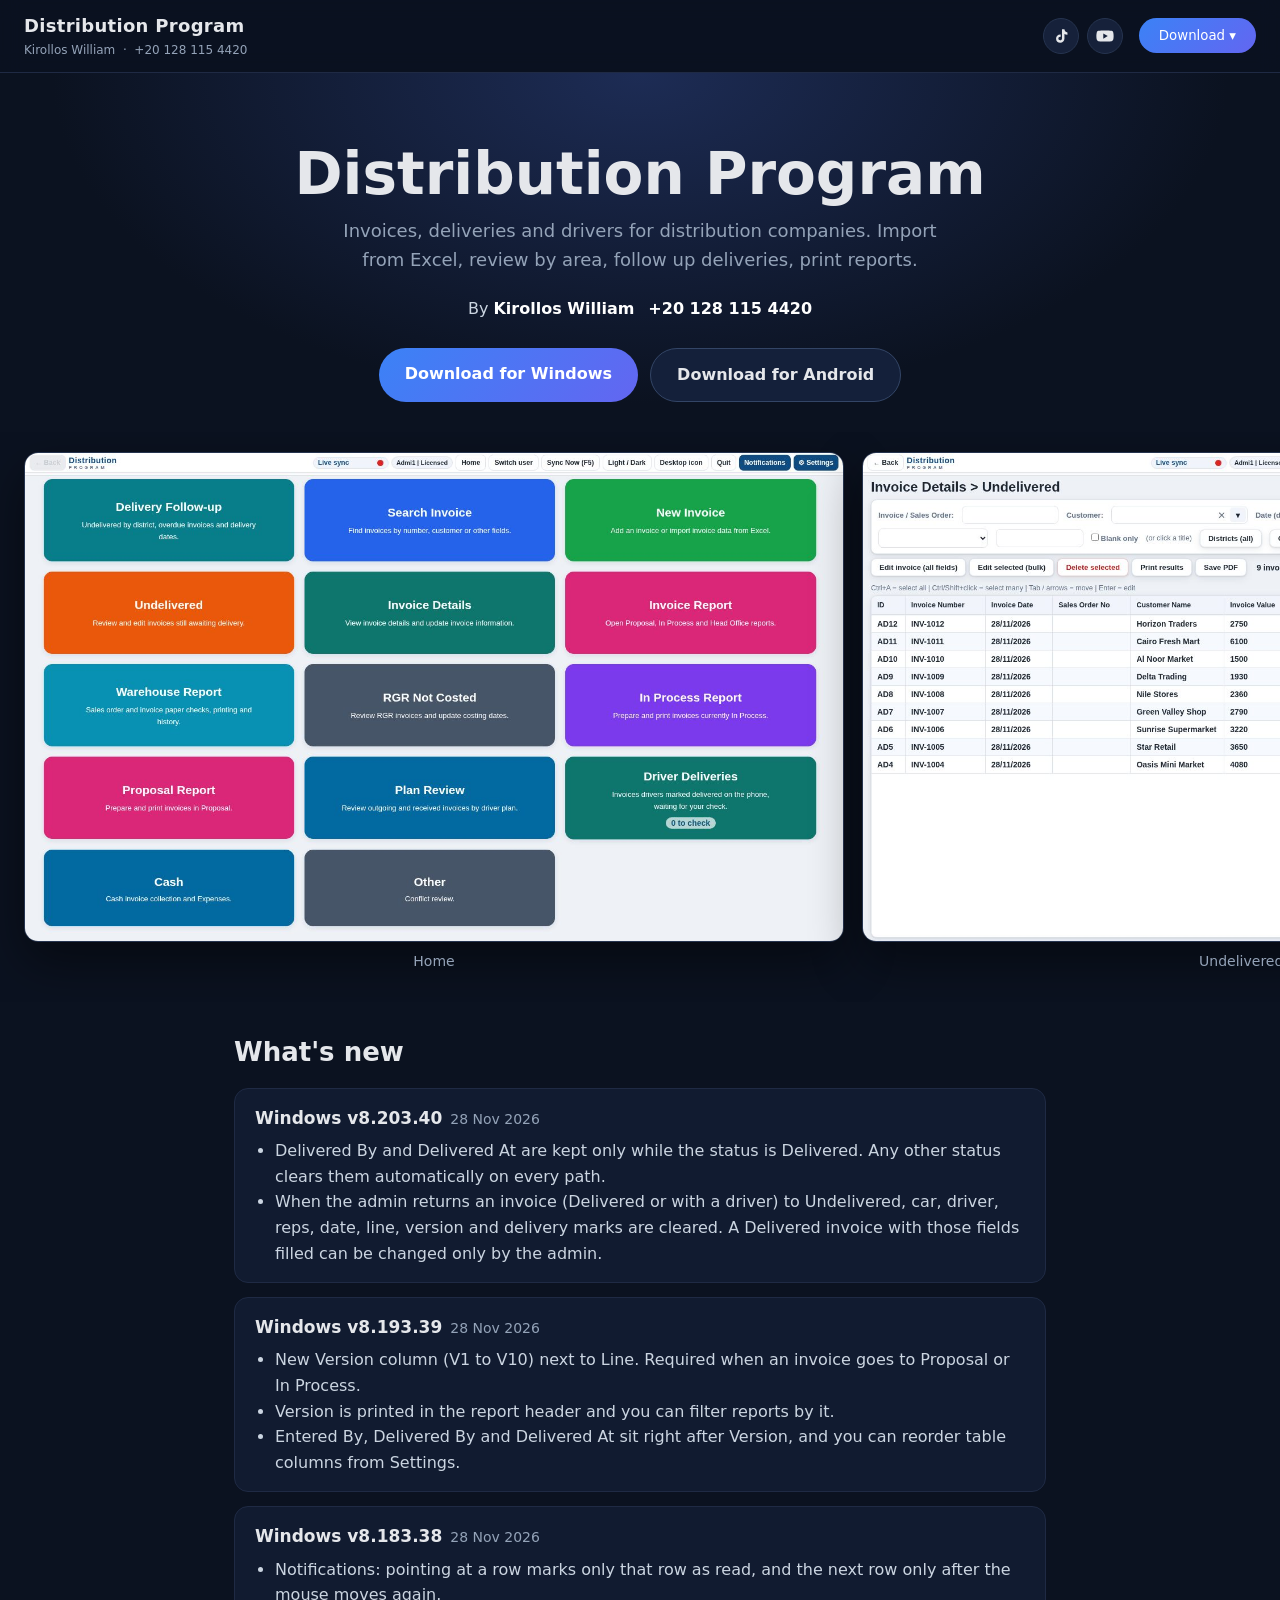
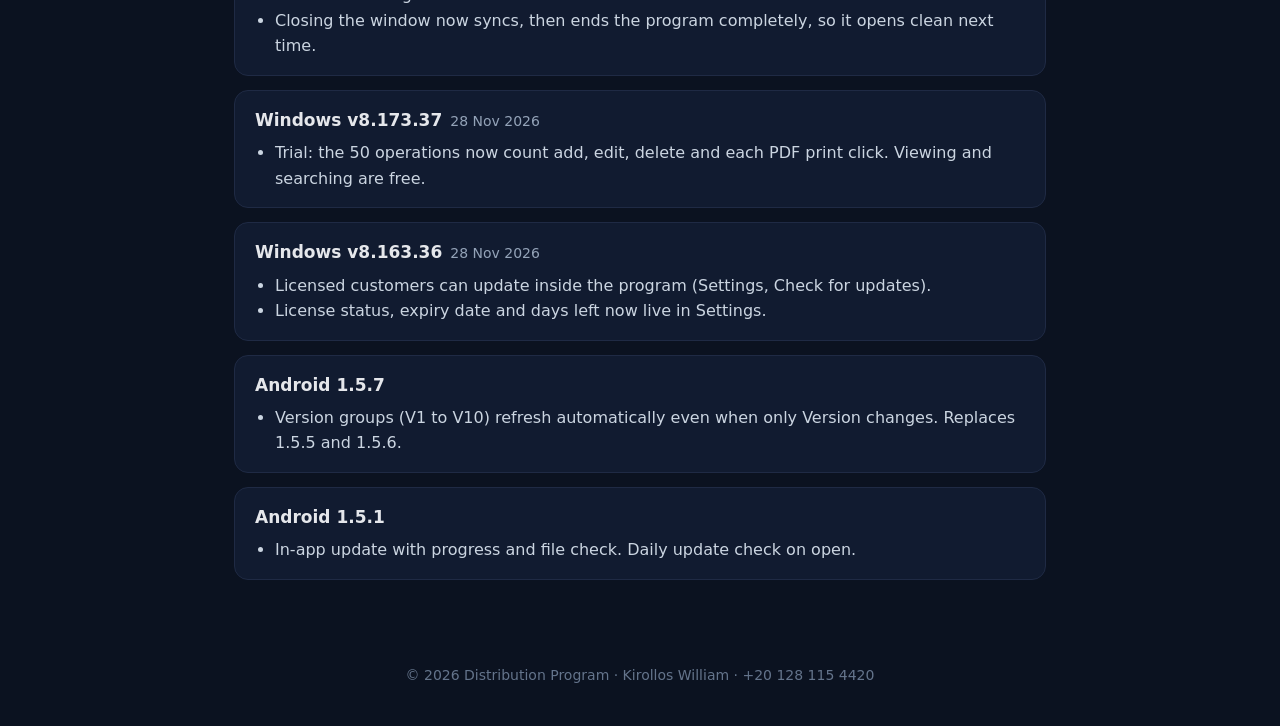
<file: index.html>
<!doctype html>
<html lang="en"><head><meta charset="utf-8"><meta name="viewport" content="width=device-width,initial-scale=1">
<title>Distribution Program</title>
<meta name="description" content="Distribution Program: invoices, deliveries and drivers for distribution companies. Windows and Android.">
<link rel="icon" href="favicon.ico"><link rel="apple-touch-icon" href="apple-touch-icon.png">
<style>
*{box-sizing:border-box}html{scroll-behavior:smooth}
body{margin:0;font:16px/1.6 "Segoe UI",system-ui,Arial,sans-serif;background:#0b1220;color:#e5e7eb}
a{color:inherit;text-decoration:none}
header{position:sticky;top:0;z-index:20;display:flex;align-items:center;gap:16px;padding:12px 24px;background:rgba(11,18,32,.88);backdrop-filter:blur(10px);border-bottom:1px solid #1f2a44}
.brand{font-weight:700;letter-spacing:.3px;font-size:18px}
.brand small{display:block;font-weight:400;font-size:12px;color:#94a3b8;letter-spacing:0}
.sp{flex:1}
.soc{display:flex;gap:8px}
.soc a{width:36px;height:36px;border-radius:50%;display:grid;place-items:center;background:#16213a;border:1px solid #26344f}
.soc a:hover{background:#1e2d4d}.soc svg{width:18px;height:18px;fill:#e5e7eb}
.dd{position:relative}
.dd>button{background:linear-gradient(135deg,#3b82f6,#6366f1);color:#fff;border:0;border-radius:999px;padding:10px 20px;font:600 15px inherit;font-family:inherit;cursor:pointer}
.menu{display:none;position:absolute;right:0;top:46px;min-width:230px;background:#111b30;border:1px solid #26344f;border-radius:14px;padding:8px;box-shadow:0 20px 50px #0008}
.dd.open .menu{display:block}
.menu a{display:block;padding:10px 14px;border-radius:10px}.menu a:hover{background:#1b2946}
.menu .lbl{font-size:11px;text-transform:uppercase;letter-spacing:1px;color:#64748b;padding:8px 14px 2px}
.hero{text-align:center;padding:70px 20px 30px;background:radial-gradient(ellipse at top,#1d2c55 0,#0b1220 65%)}
.hero h1{font-size:clamp(34px,6vw,58px);margin:0 0 10px;line-height:1.1}
.hero p{color:#94a3b8;max-width:640px;margin:0 auto 22px;font-size:18px}
.who{display:inline-flex;gap:14px;align-items:center;flex-wrap:wrap;justify-content:center;color:#cbd5e1}
.who b{color:#fff}
.btns{margin-top:26px;display:flex;gap:12px;justify-content:center;flex-wrap:wrap}
.btn{padding:13px 26px;border-radius:999px;font-weight:600;border:1px solid #334566;background:#14203a}
.btn.p{background:linear-gradient(135deg,#3b82f6,#6366f1);border:0;color:#fff}
.car{display:flex;gap:18px;overflow-x:auto;scroll-snap-type:x mandatory;padding:20px 24px 30px;-webkit-overflow-scrolling:touch}
.car::-webkit-scrollbar{height:8px}.car::-webkit-scrollbar-thumb{background:#26344f;border-radius:8px}
.car figure{flex:0 0 min(86vw,820px);margin:0;scroll-snap-align:center}
.car img{width:100%;border-radius:14px;border:1px solid #26344f;box-shadow:0 20px 50px #0007;display:block}
.car figcaption{text-align:center;color:#94a3b8;font-size:14px;margin-top:8px}
section{max-width:860px;margin:0 auto;padding:30px 24px}
h2{font-size:26px;margin:0 0 14px}
.ver{background:#111b30;border:1px solid #1f2a44;border-radius:14px;padding:16px 20px;margin-bottom:14px}
.ver h3{margin:0 0 6px;font-size:17px}.ver h3 span{color:#94a3b8;font-weight:400;font-size:14px;margin-left:8px}
.ver ul{margin:0;padding-left:20px;color:#cbd5e1}
footer{text-align:center;color:#64748b;padding:40px 20px;font-size:14px}
@media(max-width:560px){header{padding:10px 14px}.brand small{display:none}.dd>button{padding:9px 14px}}
</style></head><body>
<header>
<div class="brand">Distribution Program<small>Kirollos William &nbsp;·&nbsp; +20 128 115 4420</small></div>
<div class="sp"></div>
<div class="soc">
<a href="https://www.tiktok.com/@sahlapps3" target="_blank" rel="noopener" aria-label="TikTok"><svg viewBox="0 0 24 24"><path d="M16.6 3c.3 2.4 1.7 4 4 4.2v3.1c-1.5.1-2.9-.4-4-1.1v6.2c0 3.2-2.5 5.6-5.6 5.6S5.4 18.6 5.4 15.5c0-3.4 2.9-5.9 6.2-5.5v3.2c-1.7-.5-3.1.7-3.1 2.2 0 1.3 1 2.3 2.4 2.3 1.4 0 2.4-1 2.4-2.5V3h3.3z"/></svg></a>
<a href="https://www.youtube.com/@sahlapps" target="_blank" rel="noopener" aria-label="YouTube"><svg viewBox="0 0 24 24"><path d="M23 7.2a3 3 0 0 0-2.1-2.1C19 4.6 12 4.6 12 4.6s-7 0-8.9.5A3 3 0 0 0 1 7.2C.5 9.1.5 12 .5 12s0 2.9.5 4.8a3 3 0 0 0 2.1 2.1c1.9.5 8.9.5 8.9.5s7 0 8.9-.5a3 3 0 0 0 2.1-2.1c.5-1.9.5-4.8.5-4.8s0-2.9-.5-4.8zM9.7 15.5v-7l6 3.5-6 3.5z"/></svg></a>
</div>
<div class="dd" id="dd"><button onclick="document.getElementById('dd').classList.toggle('open')">Download &#9662;</button>
<div class="menu">
<div class="lbl">Windows</div>
<a href="download/Distribution-Program-Trial-v8.203.40-Portable.zip">Portable (ZIP)</a>
<a href="download/Distribution-Program-Trial-v8.203.40-Setup.exe">Setup (installer)</a>
<div class="lbl">Android</div>
<a href="https://distribution-program.github.io/dp-3abe6275df3f/Distribution-Android.apk">Android app (APK)</a>
</div></div>
</header>
<div class="hero">
<h1>Distribution Program</h1>
<p>Invoices, deliveries and drivers for distribution companies. Import from Excel, review by area, follow up deliveries, print reports.</p>
<div class="who"><span>By <b>Kirollos William</b></span><a href="tel:+201281154420"><b>+20 128 115 4420</b></a></div>
<div class="btns"><a class="btn p" href="download/Distribution-Program-Trial-v8.203.40-Setup.exe">Download for Windows</a><a class="btn" href="https://distribution-program.github.io/dp-3abe6275df3f/Distribution-Android.apk">Download for Android</a></div>
</div>
<div class="car" aria-label="Screenshots">
<figure><img src="img/home.jpg" alt="Home" loading="lazy"><figcaption>Home</figcaption></figure>
<figure><img src="img/undelivered.jpg" alt="Undelivered invoices" loading="lazy"><figcaption>Undelivered invoices</figcaption></figure>
<figure><img src="img/new.jpg" alt="New invoice" loading="lazy"><figcaption>New invoice</figcaption></figure>
<figure><img src="img/delivery.jpg" alt="District and customer review" loading="lazy"><figcaption>District and customer review</figcaption></figure>
<figure><img src="img/dark.jpg" alt="Dark mode" loading="lazy"><figcaption>Dark mode</figcaption></figure>
</div>
<section><h2>What's new</h2>
<div class="ver"><h3>Windows v8.203.40<span>28 Nov 2026</span></h3><ul><li>Delivered By and Delivered At are kept only while the status is Delivered. Any other status clears them automatically on every path.</li><li>When the admin returns an invoice (Delivered or with a driver) to Undelivered, car, driver, reps, date, line, version and delivery marks are cleared. A Delivered invoice with those fields filled can be changed only by the admin.</li></ul></div><div class="ver"><h3>Windows v8.193.39<span>28 Nov 2026</span></h3><ul><li>New Version column (V1 to V10) next to Line. Required when an invoice goes to Proposal or In Process.</li><li>Version is printed in the report header and you can filter reports by it.</li><li>Entered By, Delivered By and Delivered At sit right after Version, and you can reorder table columns from Settings.</li></ul></div><div class="ver"><h3>Windows v8.183.38<span>28 Nov 2026</span></h3><ul><li>Notifications: pointing at a row marks only that row as read, and the next row only after the mouse moves again.</li><li>Closing the window now syncs, then ends the program completely, so it opens clean next time.</li></ul></div><div class="ver"><h3>Windows v8.173.37<span>28 Nov 2026</span></h3><ul><li>Trial: the 50 operations now count add, edit, delete and each PDF print click. Viewing and searching are free.</li></ul></div>
<div class="ver"><h3>Windows v8.163.36<span>28 Nov 2026</span></h3><ul><li>Licensed customers can update inside the program (Settings, Check for updates).</li><li>License status, expiry date and days left now live in Settings.</li></ul></div>
<div class="ver"><h3>Android 1.5.7</h3><ul><li>Version groups (V1 to V10) refresh automatically even when only Version changes. Replaces 1.5.5 and 1.5.6.</li></ul></div><div class="ver"><h3>Android 1.5.1</h3><ul><li>In-app update with progress and file check. Daily update check on open.</li></ul></div>
</section>
<footer>&copy; 2026 Distribution Program &middot; Kirollos William &middot; +20 128 115 4420</footer>
<script>document.addEventListener('click',e=>{const d=document.getElementById('dd');if(!d.contains(e.target))d.classList.remove('open')})</script>
</body></html>
</file>
